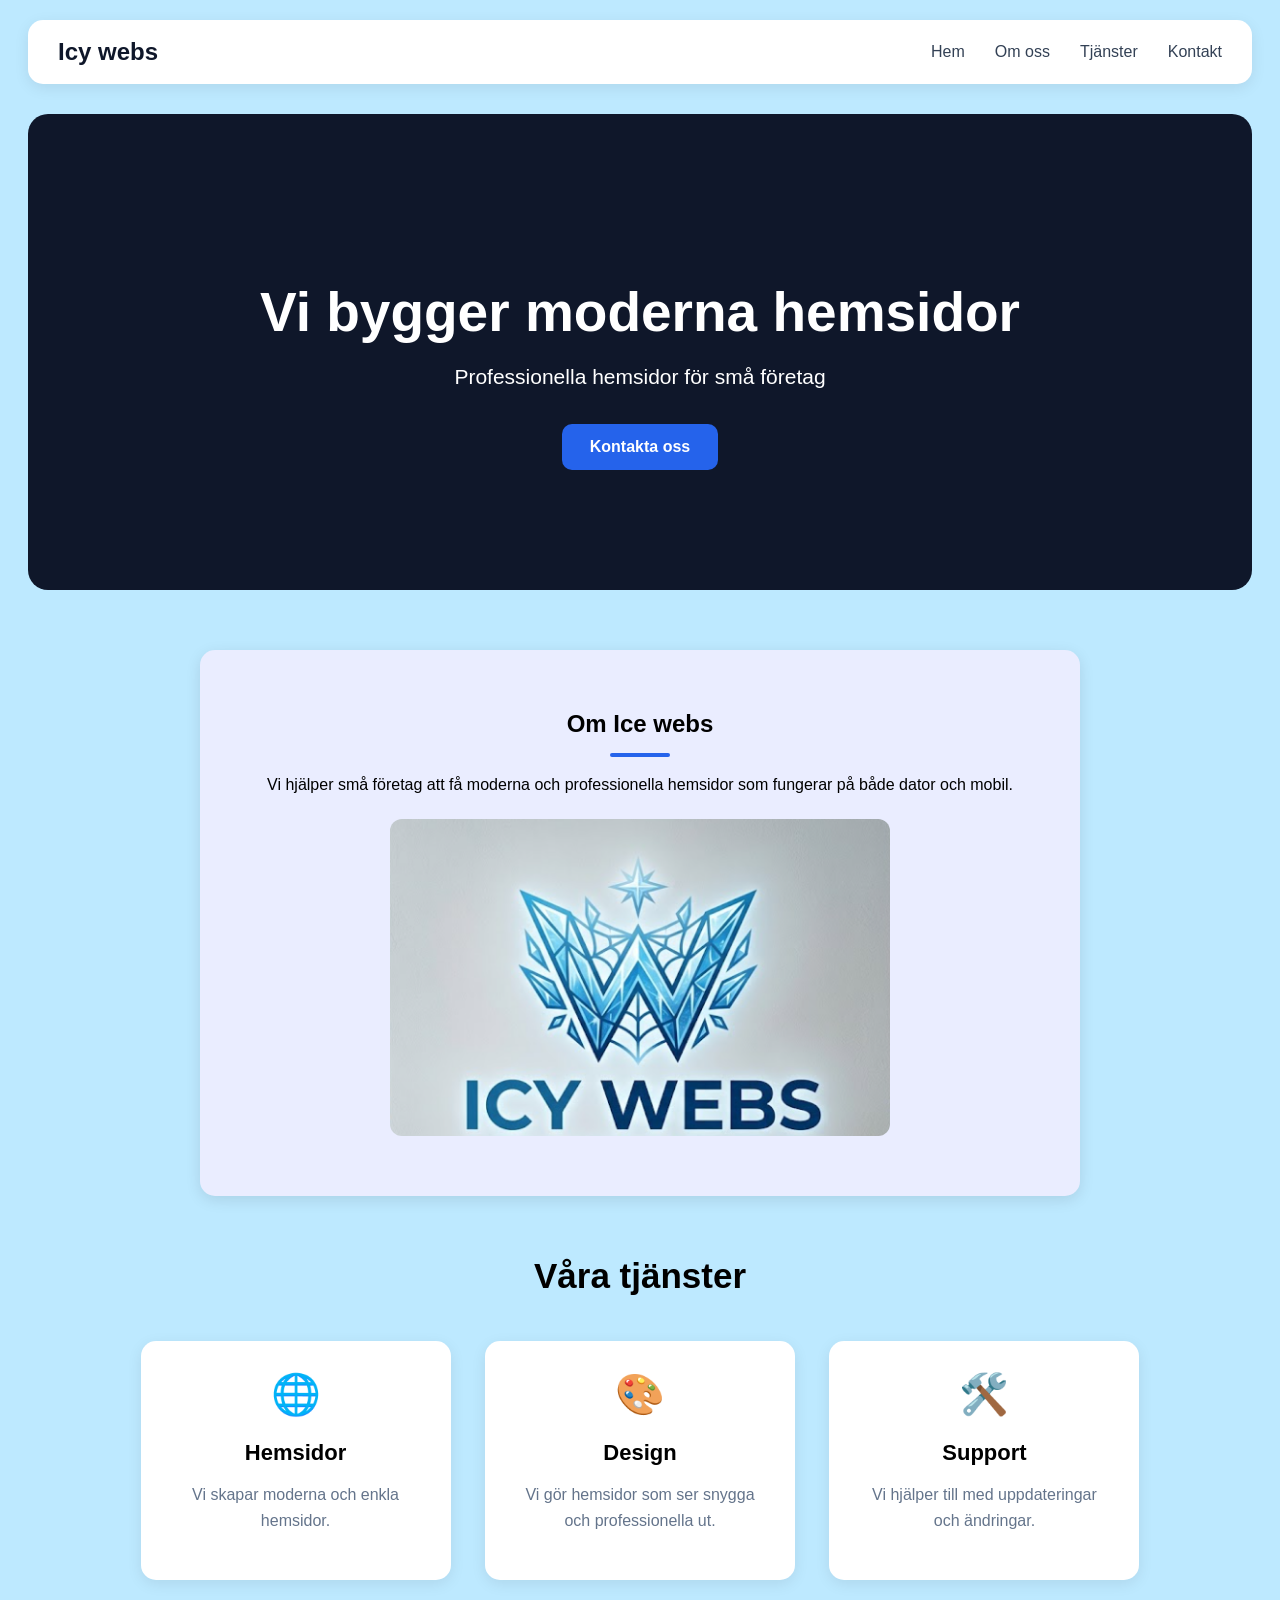
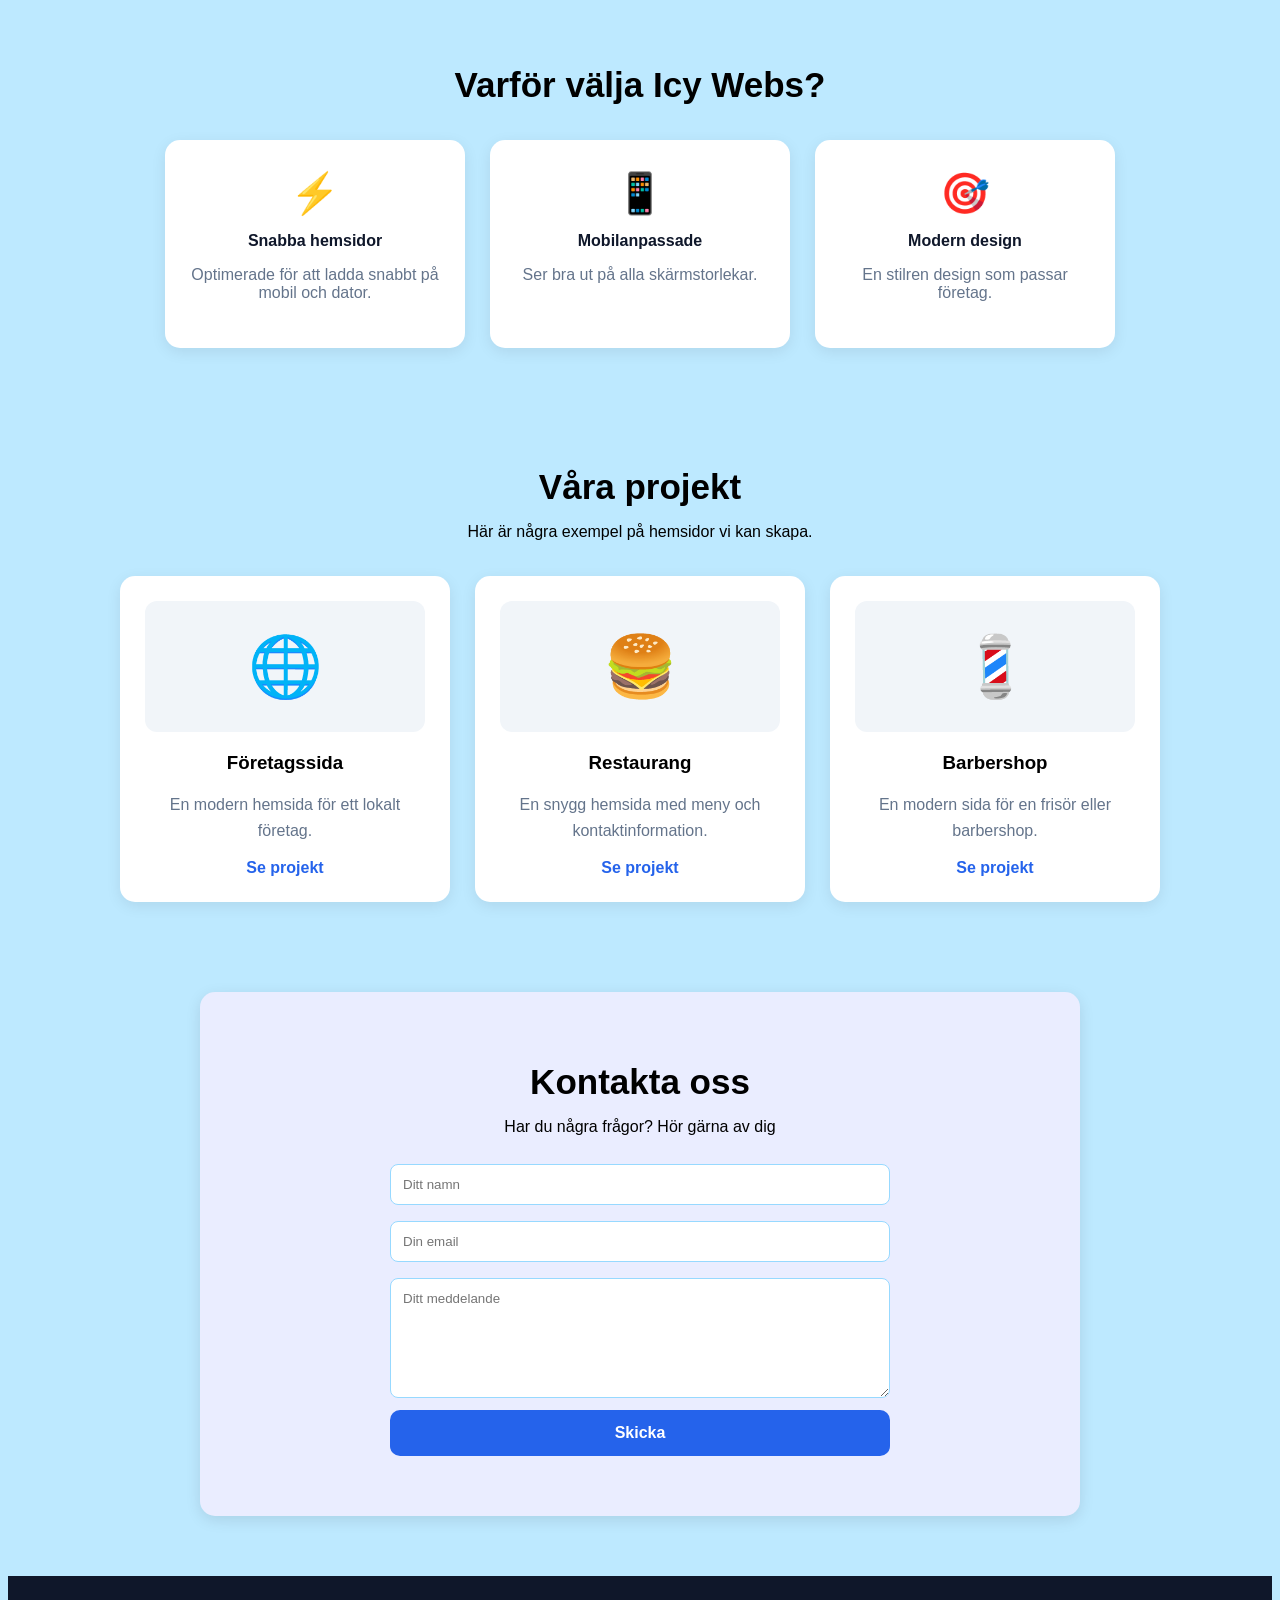
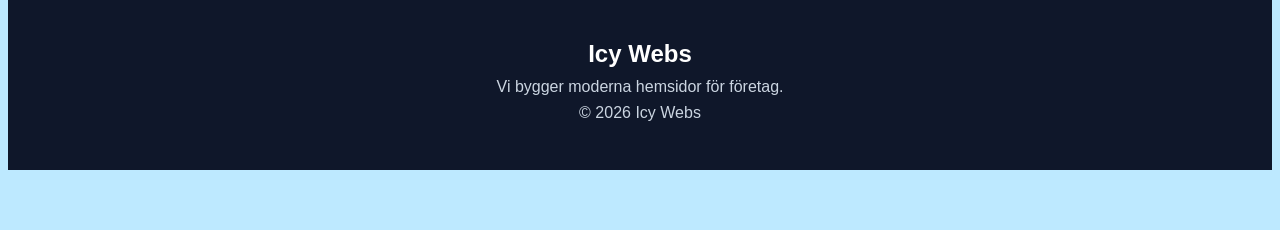
<file: index.html>
<!DOCTYPE html>
<html>
<head>
    <link rel="stylesheet" href="style.css">
    <meta charset="UTF-8">
    <title>Icy webs</title>
</head>

<body>
<nav>
    <h2>Icy webs</h2>

    <div>
        <a href="#">Hem</a>
        <a href="#om-oss">Om oss</a>
        <a href="#tjanster">Tjänster</a>
        <a href="#kontakt">Kontakt</a>
    </div>
</nav>
  
    <section class="hero">
    <h1>Vi bygger moderna hemsidor</h1>
    <p>Professionella hemsidor för små företag</p>
    <button onclick="gaTillKontakt()">Kontakta oss</button>
</section>
  
   <section id="om-oss">
    <h2>Om Ice webs</h2>
    <p>
        Vi hjälper små företag att få moderna och professionella hemsidor
        som fungerar på både dator och mobil.

        <img src="images/bild.jpg.png" alt="Bild på företaget">
    </p>
</section>
        <section id="tjanster">
    <h2>Våra tjänster</h2>
<div class="service">
    <div class="service-icon">🌐</div>
    <h3>Hemsidor</h3>
    <p>Vi skapar moderna och enkla hemsidor.</p>
</div>

<div class="service">
    <div class="service-icon">🎨</div>
    <h3>Design</h3>
    <p>Vi gör hemsidor som ser snygga och professionella ut.</p>
</div>

<div class="service">
    <div class="service-icon">🛠️</div>
    <h3>Support</h3>
    <p>Vi hjälper till med uppdateringar och ändringar.</p>
</div>

<section id="why-us">
    <h2>Varför välja Icy Webs?</h2>

    <div class="stats">
        <div class="stat-card">
            <h3>⚡</h3>
            <h4>Snabba hemsidor</h4>
            <p>Optimerade för att ladda snabbt på mobil och dator.</p>
        </div>

        <div class="stat-card">
            <h3>📱</h3>
            <h4>Mobilanpassade</h4>
            <p>Ser bra ut på alla skärmstorlekar.</p>
        </div>

        <div class="stat-card">
            <h3>🎯</h3>
            <h4>Modern design</h4>
            <p>En stilren design som passar företag.</p>
        </div>
    </div>
</section>

<section id="projects">
    <h2>Våra projekt</h2>
    <p>Här är några exempel på hemsidor vi kan skapa.</p>

    <div class="projects-container">

        <div class="project-card">
            <div class="project-image">🌐</div>
            <h3>Företagssida</h3>
            <p>En modern hemsida för ett lokalt företag.</p>
           <a href="#">Se projekt</a>
        </div>

        <div class="project-card">
            <div class="project-image">🍔</div>
            <h3>Restaurang</h3>
            <p>En snygg hemsida med meny och kontaktinformation.</p>
            <a href="restaurang.html">Se projekt</a>
        </div>

        <div class="project-card">
            <div class="project-image">💈</div>
            <h3>Barbershop</h3>
            <p>En modern sida för en frisör eller barbershop.</p>
            <a href="#">Se projekt</a>
        </div>

    </div>
</section>

<section id="kontakt">
    <h2>Kontakta oss</h2>
    <p>Har du några frågor? Hör gärna av dig</p>

   <form id="contact-form">
       <input type="text" placeholder="Ditt namn" required>
<input type="email" placeholder="Din email" required>
<textarea placeholder="Ditt meddelande" required></textarea>
        <button type="submit">Skicka</button>
    </form>
    <p id="success-message">Tack för ditt meddelande!</p>

</section>

<script src="script.js"></script>
<footer>
    <h3>Icy Webs</h3>
    <p>Vi bygger moderna hemsidor för företag.</p>
    <p>© 2026 Icy Webs</p>
</footer>
</body>
</html>
</file>
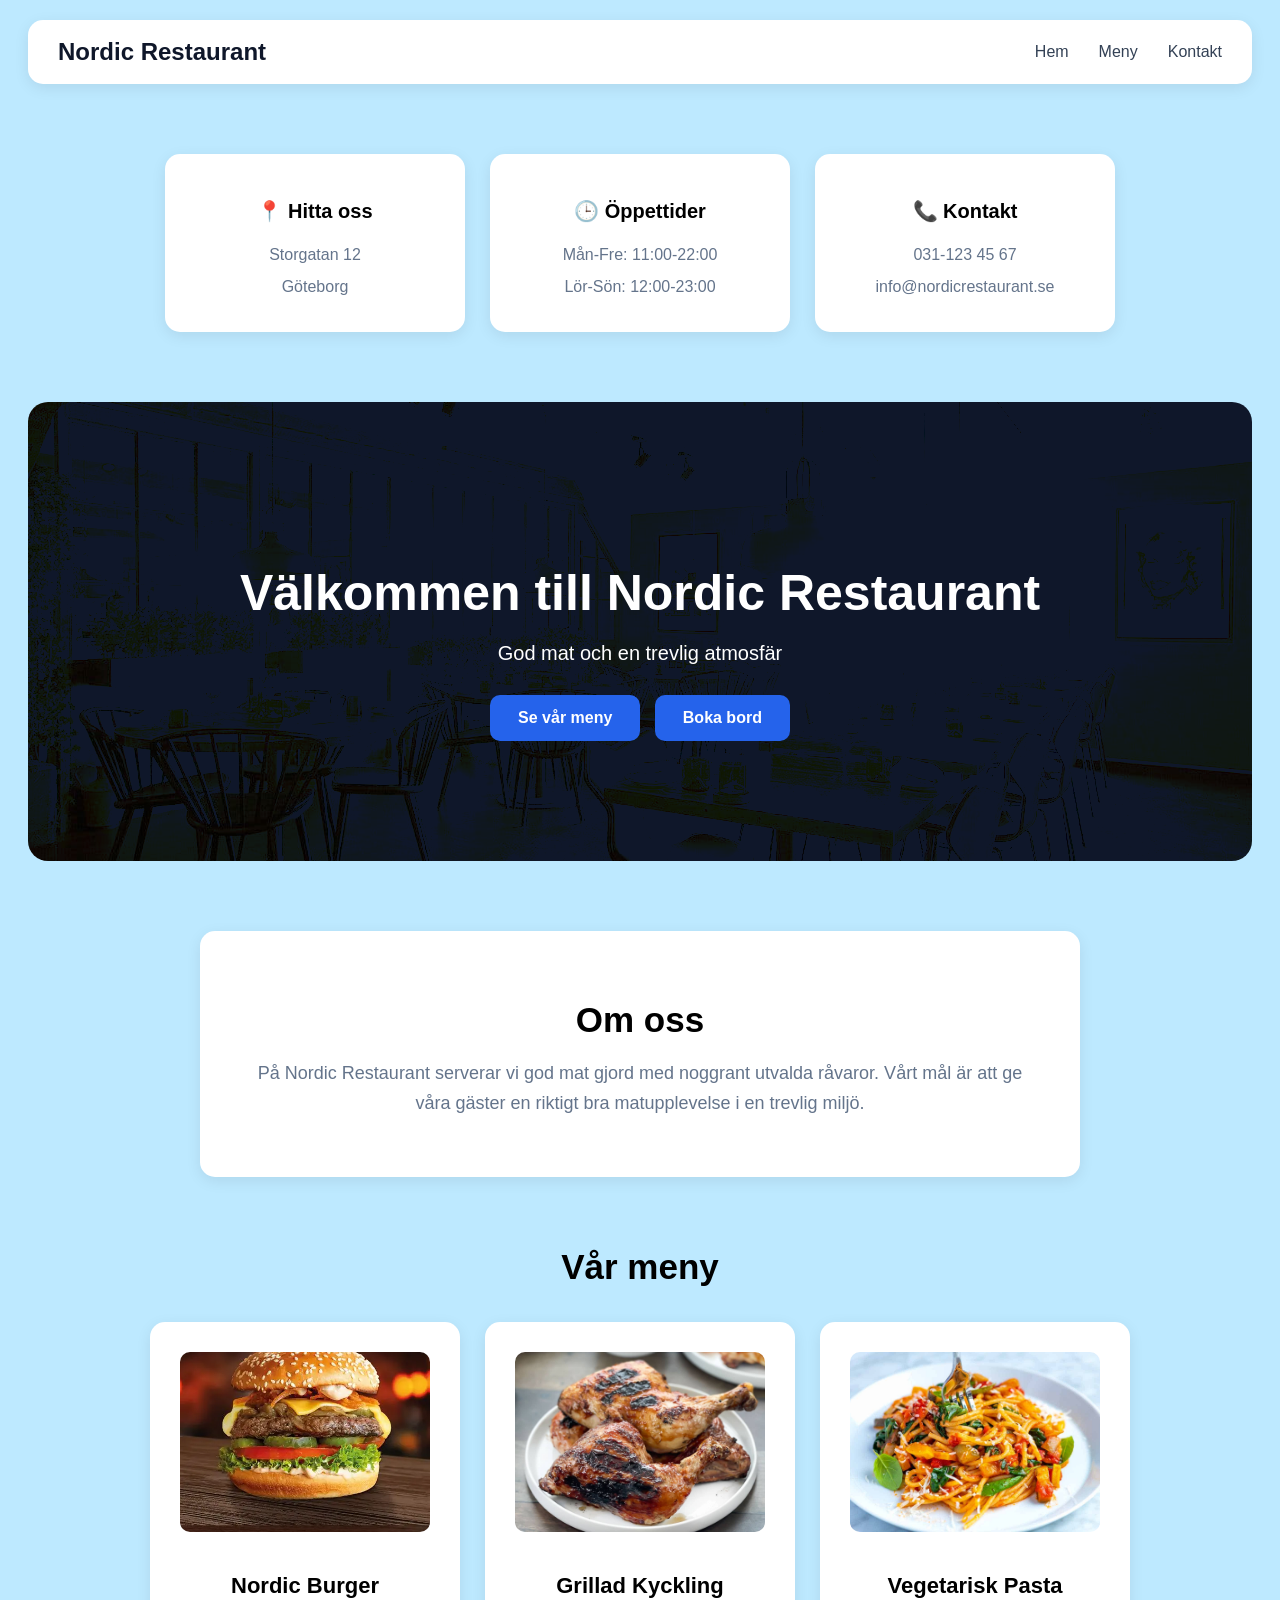
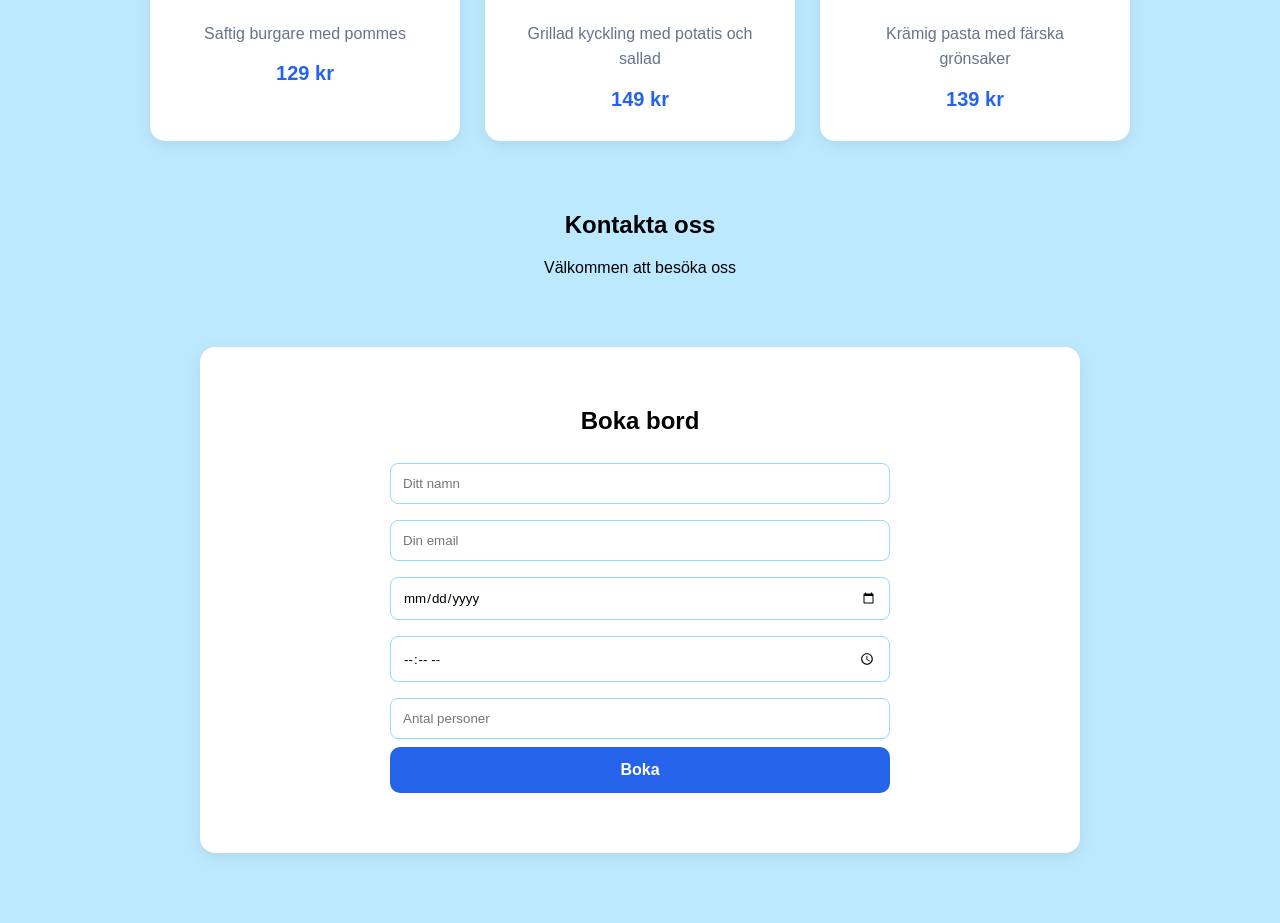
<file: resturang.html>
<!DOCTYPE html>
<html>
<head>
    <meta charset="UTF-8">
    <title>Nordic Restaurant</title>
    <link rel="stylesheet" href="style.css">
</head>

<body>

   <nav>
    <h2>Nordic Restaurant</h2>

    <div>
        <a href="index.html">Hem</a>
        <a href="#menu">Meny</a>
        <a href="#contact">Kontakt</a>
    </div>
</nav>

<section class="restaurant-info">

    <div class="info-card">
        <h3>📍 Hitta oss</h3>
        <p>Storgatan 12</p>
        <p>Göteborg</p>
    </div>

    <div class="info-card">
        <h3>🕒 Öppettider</h3>
        <p>Mån-Fre: 11:00-22:00</p>
        <p>Lör-Sön: 12:00-23:00</p>
    </div>

    <div class="info-card">
        <h3>📞 Kontakt</h3>
        <p>031-123 45 67</p>
        <p>info@nordicrestaurant.se</p>
    </div>

</section>

  <section class="restaurant-hero" style="background-image: url('images/restaurant.jpg');">
        <h1>Välkommen till Nordic Restaurant</h1>
        <p>God mat och en trevlig atmosfär</p>
        <a href="#menu">Se vår meny</a>
       <a href="#booking" class="book-button">Boka bord</a>
    </section>
<section class="restaurant-about">
    <h2>Om oss</h2>
    <p>
        På Nordic Restaurant serverar vi god mat gjord med noggrant utvalda råvaror.
        Vårt mål är att ge våra gäster en riktigt bra matupplevelse i en trevlig miljö.
    </p>
</section>
    <section id="menu">
        <h2>Vår meny</h2>

        <div class="menu-container">

          <div class="menu-card">
    <img src="images/burger.jpg" alt="Nordic Burger">
    <h3>Nordic Burger</h3>
    <p>Saftig burgare med pommes</p>
    <strong>129 kr</strong>
</div>

<div class="menu-card">
    <img src="images/chicken.jpg" alt="Grillad kyckling">
    <h3>Grillad Kyckling</h3>
    <p>Grillad kyckling med potatis och sallad</p>
    <strong>149 kr</strong>
</div>

<div class="menu-card">
    <img src="images/pasta.jpg" alt="Vegetarisk pasta">
    <h3>Vegetarisk Pasta</h3>
    <p>Krämig pasta med färska grönsaker</p>
    <strong>139 kr</strong>
</div>
        </div>
    </section>

    <section id="contact">
        <h2>Kontakta oss</h2>
        <p>Välkommen att besöka oss</p>
    </section>
<section id="booking">
    <h2>Boka bord</h2>

    <form id="booking-form">
        <input type="text" placeholder="Ditt namn" required>
        <input type="email" placeholder="Din email" required>
        <input type="date" required>
        <input type="time" required>
        <input type="number" placeholder="Antal personer" min="1" required>

        <button type="submit">Boka</button>
    </form>

    <p id="booking-message">Din bokningsförfrågan är skickad!</p>
</section>
</body>
</html>
</file>
<file: style.css>
html {
    scroll-behavior: smooth;
}
body {
  
    background-color: #bde9ff;
    font-family: Arial, sans-serif;
    text-align: center;
}
header {
    background-color: white;
    padding: 30px;
    margin: 20px;
    border-radius: 15px;
}
button {
    background-color: #2563eb;
    color: white;
    padding: 14px 28px;
    border: none;
    border-radius: 10px;
    font-size: 16px;
    font-weight: bold;
    cursor: pointer;
    transition: 0.2s;
}

button:hover {
    background-color: #1d4ed8;
    transform: translateY(-2px);
}
img {
    width: 400px;
    border-radius: 10px;
}
nav {
    background-color: white;
    padding: 18px 30px;
    margin: 20px;
    border-radius: 15px;
    display: flex;
    justify-content: space-between;
    align-items: center;
    box-shadow: 0 4px 15px rgba(0, 0, 0, 0.08);
}

nav h2 {
    margin: 0;
    color: #0f172a;
}

nav div {
    display: flex;
    gap: 30px;
}

nav a {
    color: #334155;
    text-decoration: none;
    font-size: 16px;
    font-weight: 500;
    margin: 0;
    transition: 0.2s;
}

nav a:hover {
    color: #2563eb;
}

form {
    max-width: 500px;
    margin: 20px auto;
}

input,
textarea {
    width: 100%;
    padding: 12px;
    margin: 8px 0;
    border: 1px solid #97d9ff;
    border-radius: 8px;
    box-sizing: border-box;
    font-family: Arial, sans-serif;
}

textarea {
    height: 120px;
    resize: vertical;
}

form button {
    width: 100%;
}
.hero {
    padding: 100px 20px;
    text-align: center;
}

.hero h1 {
    font-size: 50px;
    margin-bottom: 20px;
}

.hero p {
    font-size: 20px;
    margin-bottom: 30px;
}
#om-oss {
    max-width: 800px;
    margin: 60px auto;
    padding: 40px;
    text-align: center;
    background-color: rgb(234, 237, 255);
    border-radius: 15px;
    box-shadow: 0 4px 15px rgba(0, 0, 0, 0.1);
}
.service {
    background-color: white;
    padding: 30px;
    margin: 15px;
    border-radius: 15px;
    display: inline-block;
    width: 250px;
    vertical-align: top;
    box-shadow: 0 4px 15px rgba(0, 0, 0, 0.08);
    transition: 0.2s;
}

.service:hover {
    transform: translateY(-8px);
    box-shadow: 0 8px 25px rgba(0, 0, 0, 0.12);
}

.service h3 {
    font-size: 22px;
    margin-bottom: 10px;
}

.service p {
    color: #64748b;
    line-height: 1.6;
}
#tjanster {
    text-align: center;
    margin: 60px auto;
}

#tjanster h2 {
    font-size: 35px;
    margin-bottom: 30px;
}
.service {
    transition: transform 0.3s ease;
}

.service:hover {
    transform: translateY(-15px);
}
#kontakt {
    max-width: 800px;
    margin: 60px auto;
    padding: 40px;
    background-color: rgb(234, 237, 255);
    border-radius: 15px;
    box-shadow: 0 4px 15px rgba(0, 0, 0, 0.1);
    text-align: center;
}

#kontakt h2 {
    font-size: 35px;
    margin-bottom: 10px;
}
#om-oss img {
    width: 100%;
    max-width: 500px;
    margin-top: 25px;
    border-radius: 12px;
}
.hero {
    padding: 120px 20px;
    text-align: center;
    background-color: #0f172a;
    color: white;
    border-radius: 20px;
    margin: 30px 20px;
}

.hero h1 {
    font-size: 55px;
    margin-bottom: 20px;
}

.hero p {
    font-size: 21px;
    margin-bottom: 35px;
}
.service-icon {
    font-size: 40px;
    margin-bottom: 15px;
}
#om-oss h2::after {
    content: "";
    display: block;
    width: 60px;
    height: 4px;
    background-color: #2563eb;
    margin: 15px auto 0;
    border-radius: 5px;
}
footer {
    background-color: #0f172a;
    color: white;
    text-align: center;
    padding: 40px 20px;
    margin-top: 60px;
}

footer h3 {
    font-size: 24px;
    margin-bottom: 10px;
}

footer p {
    color: #cbd5e1;
    margin: 8px;
}
#success-message {
    display: none;
    color: #2563eb;
    font-weight: bold;
    margin-top: 20px;
}
#why-us {
    text-align: center;
    margin: 70px auto;
}

#why-us h2 {
    font-size: 35px;
    margin-bottom: 35px;
}

.stats {
    display: flex;
    justify-content: center;
    gap: 25px;
    flex-wrap: wrap;
}

.stat-card {
    background: white;
    width: 260px;
    padding: 30px 20px;
    border-radius: 15px;
    box-shadow: 0 4px 15px rgba(0,0,0,0.08);
    transition: 0.2s;
}

.stat-card:hover {
    transform: translateY(-8px);
}

.stat-card h3 {
    font-size: 40px;
    margin: 0;
}

.stat-card h4 {
    margin: 15px 0 10px;
    color: #0f172a;
}

.stat-card p {
    color: #64748b;
}
#projects {
    text-align: center;
    margin: 70px auto;
    padding: 20px;
}

#projects h2 {
    font-size: 35px;
    margin-bottom: 10px;
}

.projects-container {
    display: flex;
    justify-content: center;
    gap: 25px;
    flex-wrap: wrap;
    margin-top: 35px;
}

.project-card {
    background-color: white;
    width: 280px;
    padding: 25px;
    border-radius: 15px;
    box-shadow: 0 4px 15px rgba(0, 0, 0, 0.08);
    transition: 0.2s;
}

.project-card:hover {
    transform: translateY(-8px);
}

.project-image {
    font-size: 60px;
    background-color: #f1f5f9;
    padding: 30px;
    border-radius: 12px;
}

.project-card h3 {
    margin-top: 20px;
}

.project-card p {
    color: #64748b;
    line-height: 1.6;
}

.project-card a {
    color: #2563eb;
    text-decoration: none;
    font-weight: bold;
}
.restaurant-hero {
    background-size: cover;
background-position: center;
background-blend-mode: darken;
background-color: rgba(0, 0, 0, 0.45);
    background-color: #0f172a;
    color: white;
    text-align: center;
    padding: 120px 20px;
    margin: 30px 20px;
    border-radius: 20px;
}

.restaurant-hero h1 {
    font-size: 50px;
    margin-bottom: 20px;
}

.restaurant-hero p {
    font-size: 20px;
    margin-bottom: 30px;
}

.restaurant-hero a {
    display: inline-block;
    background-color: #2563eb;
    color: white;
    padding: 14px 28px;
    border-radius: 10px;
    text-decoration: none;
    font-weight: bold;
}

#menu {
    text-align: center;
    margin: 70px auto;
}

#menu h2 {
    font-size: 35px;
    margin-bottom: 35px;
}

.menu-container {
    display: flex;
    justify-content: center;
    gap: 25px;
    flex-wrap: wrap;
}

.menu-card {
    background-color: white;
    width: 250px;
    padding: 30px;
    border-radius: 15px;
    box-shadow: 0 4px 15px rgba(0, 0, 0, 0.08);
    transition: 0.2s;
}

.menu-card:hover {
    transform: translateY(-8px);
}

.menu-card h3 {
    font-size: 22px;
}

.menu-card p {
    color: #64748b;
    line-height: 1.6;
}

.menu-card strong {
    color: #2563eb;
    font-size: 20px;
}
.restaurant-about {
    max-width: 800px;
    margin: 70px auto;
    padding: 40px;
    background-color: white;
    border-radius: 15px;
    text-align: center;
    box-shadow: 0 4px 15px rgba(0, 0, 0, 0.08);
}

.restaurant-about h2 {
    font-size: 35px;
    margin-bottom: 15px;
}

.restaurant-about p {
    color: #64748b;
    font-size: 18px;
    line-height: 1.7;
}
.menu-card img {
    width: 100%;
    height: 180px;
    object-fit: cover;
    border-radius: 10px;
    margin-bottom: 15px;
}
.restaurant-info {
    display: flex;
    justify-content: center;
    gap: 25px;
    flex-wrap: wrap;
    margin: 70px 20px;
}

.info-card {
    background-color: white;
    width: 250px;
    padding: 25px;
    text-align: center;
    border-radius: 15px;
    box-shadow: 0 4px 15px rgba(0, 0, 0, 0.08);
}

.info-card h3 {
    font-size: 20px;
}

.info-card p {
    color: #64748b;
}
.info-card {
    overflow-wrap: anywhere;
}

.info-card p {
    margin: 8px 0;
    line-height: 1.5;
}
.book-button {
    display: inline-block;
    background-color: white;
  color: white !important;
    padding: 14px 28px;
    margin-left: 10px;
    border-radius: 10px;
    text-decoration: none;
    font-weight: bold;
}

.book-button:hover {
    transform: translateY(-2px);
}
.restaurant-hero a {
    transition: transform 0.25s ease, background-color 0.25s ease;
}

.restaurant-hero a:hover {
    transform: translateY(-4px);
}
#booking {
    max-width: 800px;
    margin: 70px auto;
    padding: 40px;
    background-color: white;
    border-radius: 15px;
    box-shadow: 0 4px 15px rgba(0, 0, 0, 0.08);
    text-align: center;
}

#booking-form {
    max-width: 500px;
    margin: 20px auto;
}

#booking-message {
    display: none;
    color: #2563eb;
    font-weight: bold;
    margin-top: 20px;
}
</file>
